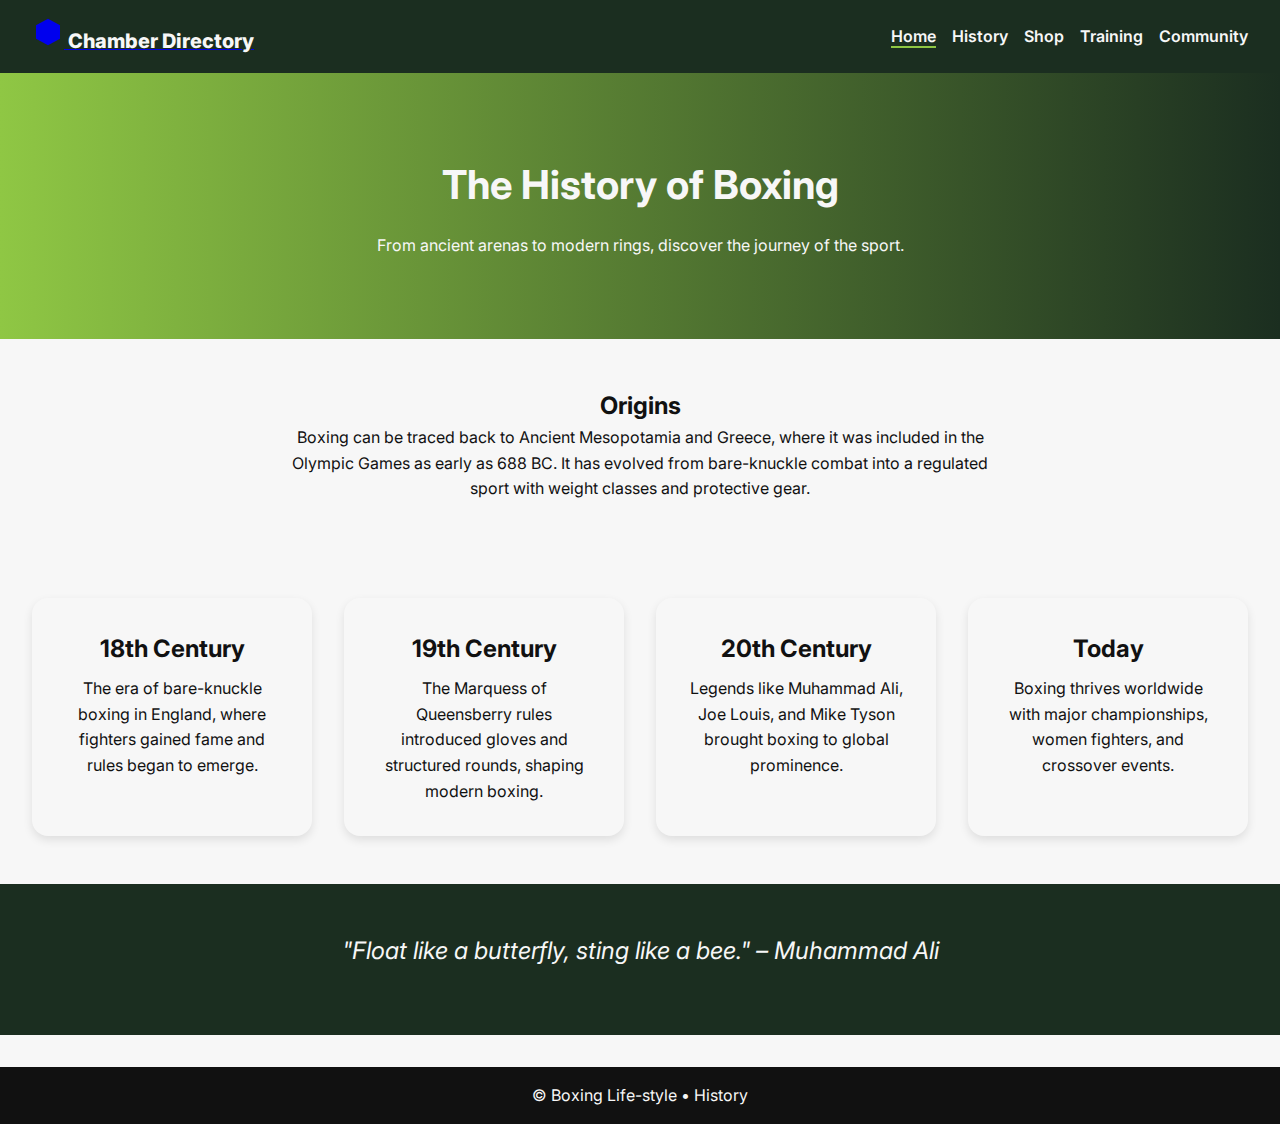
<file: finalproject/history.html>
<!DOCTYPE html>
<html lang="en">
<head>
  <meta charset="utf-8" />
  <meta name="viewport" content="width=device-width, initial-scale=1" />
  <title>History • Boxing Life-style</title>
  <meta name="description" content="History of Boxing">
  <meta name="author" content="Laura Rendón">

  <!-- SEO -->
  <meta name="robots" content="chamber,follow" />

  <!-- Favicon -->
  <link rel="icon" href="images/favicon.ico">

  <!-- Fonts -->
  <link href="https://fonts.googleapis.com/css2?family=Inter:wght@400;600;800&display=swap" rel="stylesheet">

  <!-- CSS -->
  <link rel="stylesheet" href="styles/index.css">
    <!-- JS -->
  <script src="scripts/index.js"></script>
</head>

<body>
  <header class="site-header">
    <a class="brand" href="index.html" aria-label="Chamber Directory">
      <svg class="logo" width="32" height="32" viewBox="0 0 24 24" role="img" aria-label="Site logo">
        <path d="M12 2l9 5v10l-9 5-9-5V7z" fill="currentColor"/>
      </svg>
      <span class="site-name">Chamber Directory</span>
    </a>

    <button id="menu-toggle" class="hamburger" aria-label="Menu" aria-controls="primary-nav" aria-expanded="false">
      <span class="bar"></span>
      <span class="bar"></span>
      <span class="bar"></span>
    </button>

    <nav id="primary-nav" class="nav">
      <ul>
        <li><a href="index.html" class="active">Home</a></li>
        <li><a href="history.html">History</a></li>
        <li><a href="shop.html">Shop</a></li>
        <li><a href="training.html">Training</a></li>
        <li><a href="community.html">Community</a></li>
      </ul>
    </nav>
  </header>

  <main>
    <!-- Hero -->
    <section class="hero">
      <h1>The History of Boxing</h1>
      <p>From ancient arenas to modern rings, discover the journey of the sport.</p>
    </section>

    <!-- Intro -->
    <section class="intro">
      <h2>Origins</h2>
      <p>Boxing can be traced back to Ancient Mesopotamia and Greece, where it was included in the Olympic Games as early as 688 BC. 
      It has evolved from bare-knuckle combat into a regulated sport with weight classes and protective gear.</p>
    </section>

    <!-- Timeline styled as cards -->
    <section class="highlights">
      <div class="card">
        <h2>18th Century</h2>
        <p>The era of bare-knuckle boxing in England, where fighters gained fame and rules began to emerge.</p>
      </div>
      <div class="card">
        <h2>19th Century</h2>
        <p>The Marquess of Queensberry rules introduced gloves and structured rounds, shaping modern boxing.</p>
      </div>
      <div class="card">
        <h2>20th Century</h2>
        <p>Legends like Muhammad Ali, Joe Louis, and Mike Tyson brought boxing to global prominence.</p>
      </div>
      <div class="card">
        <h2>Today</h2>
        <p>Boxing thrives worldwide with major championships, women fighters, and crossover events.</p>
      </div>
    </section>

    <!-- Quote -->
    <section class="quote">
      <blockquote>"Float like a butterfly, sting like a bee." – Muhammad Ali</blockquote>
    </section>
  </main>

  <footer>
    <p>&copy; <span id="year"></span> Boxing Life-style • History</p>
    <p id="lastModified"></p>
  </footer>


</body>
</html>
</file>
<file: finalproject/styles/index.css>
:root {
  --green: #8FC744;
  --dark-green: #1B2E20;
  --white: #F7F7F7;
  --black: #111111;
  --gray: #444444;
  --font: 'Inter', sans-serif;
}

* {
  margin: 0;
  padding: 0;
  box-sizing: border-box;
}

body {
  font-family: var(--font);
  background: var(--white);
  color: var(--black);
  line-height: 1.6;
}

header.site-header {
  background: var(--dark-green);
  color: var(--white);
  display: flex;
  justify-content: space-between;
  align-items: center;
  padding: 1rem 2rem;
}

header .site-name {
  font-weight: 800;
  color: var(--white);
  text-decoration: none;
  font-size: 1.25rem;
}

nav ul {
  list-style: none;
  display: flex;
  gap: 1rem;
}

nav a {
  color: var(--white);
  text-decoration: none;
  font-weight: 600;
}

nav a.active {
  border-bottom: 2px solid var(--green);
}

.hamburger {
  display: none;
  flex-direction: column;
  gap: 4px;
  background: none;
  border: none;
  cursor: pointer;
}

.hamburger span {
  width: 25px;
  height: 3px;
  background: var(--white);
  display: block;
}

/* Hero section */
.hero {
  text-align: center;
  padding: 5rem 2rem;
  background: linear-gradient(to right, var(--green), var(--dark-green));
  color: var(--white);
}

.hero h1 {
  font-size: 2.5rem;
  margin-bottom: 1rem;
}

.btn {
  display: inline-block;
  padding: 0.75rem 1.5rem;
  margin-top: 1rem;
  background: var(--black);
  color: var(--white);
  text-decoration: none;
  border-radius: 6px;
  transition: 0.3s;
}

.btn:hover {
  background: var(--green);
  color: var(--black);
}

/* --- TARJETAS --- */
.card, 
.community-preview article {
  background: var(--white);
  border-radius: 1rem;
  box-shadow: 0 4px 10px rgba(0,0,0,0.1);
  padding: 2rem;
  text-align: center;
  transition: transform 0.3s;
}

.card:hover, 
.community-preview article:hover {
  transform: translateY(-5px);
}

.card h2, 
.community-preview h3 {
  margin-bottom: 0.5rem;
}

.card a, 
.community-preview a {
  display: inline-block;
  margin-top: 1rem;
  color: var(--white);
  background: var(--dark-green);
  padding: 0.5rem 1rem;
  border-radius: 4px;
  text-decoration: none;
  font-weight: 600;
  transition: background 0.3s;
}

.card a:hover, 
.community-preview a:hover {
  background: var(--green);
  color: var(--black);
}

/* Footer */
footer {
  background: var(--black);
  color: var(--white);
  text-align: center;
  padding: 1rem;
  margin-top: 2rem;
}

/* Responsive nav */
@media (max-width: 768px) {
  nav ul {
    flex-direction: column;
    display: none;
  }
  nav ul.show {
    display: flex;
  }
  .hamburger {
    display: flex;
  }
}

.intro {
  text-align: center;
  padding: 3rem 2rem;
  max-width: 800px;
  margin: 0 auto;
}

/* Highlights */
.highlights {
  display: grid;
  grid-template-columns: repeat(auto-fit, minmax(250px, 1fr));
  gap: 2rem;
  padding: 3rem 2rem;
  background: var(--white);
}

/* Quote */
.quote {
  background: var(--dark-green);
  color: var(--white);
  padding: 3rem 2rem;
  text-align: center;
  font-style: italic;
}

.quote blockquote {
  font-size: 1.5rem;
  margin-bottom: 1rem;
}

/* Community */
.community-preview {
  padding: 3rem 2rem;
  background: #f9f9f9;
  text-align: center;
  display: grid;
  grid-template-columns: 1fr;
  justify-items: center;
}

.community-preview h2 {
  font-size: 2rem;
  margin-bottom: 2rem;
  color: var(--black);
  grid-column: 1 / -1;
}

@media (min-width: 700px) {
  .community-preview {
    grid-template-columns: repeat(2, 280px);
    gap: 2rem;
    justify-content: center; /* 🔥 centrado horizontal */
  }
}

/* Final CTA */
.final-cta {
  text-align: center;
  background: var(--green);
  color: var(--black);
  padding: 3rem 2rem;
}
</file>
